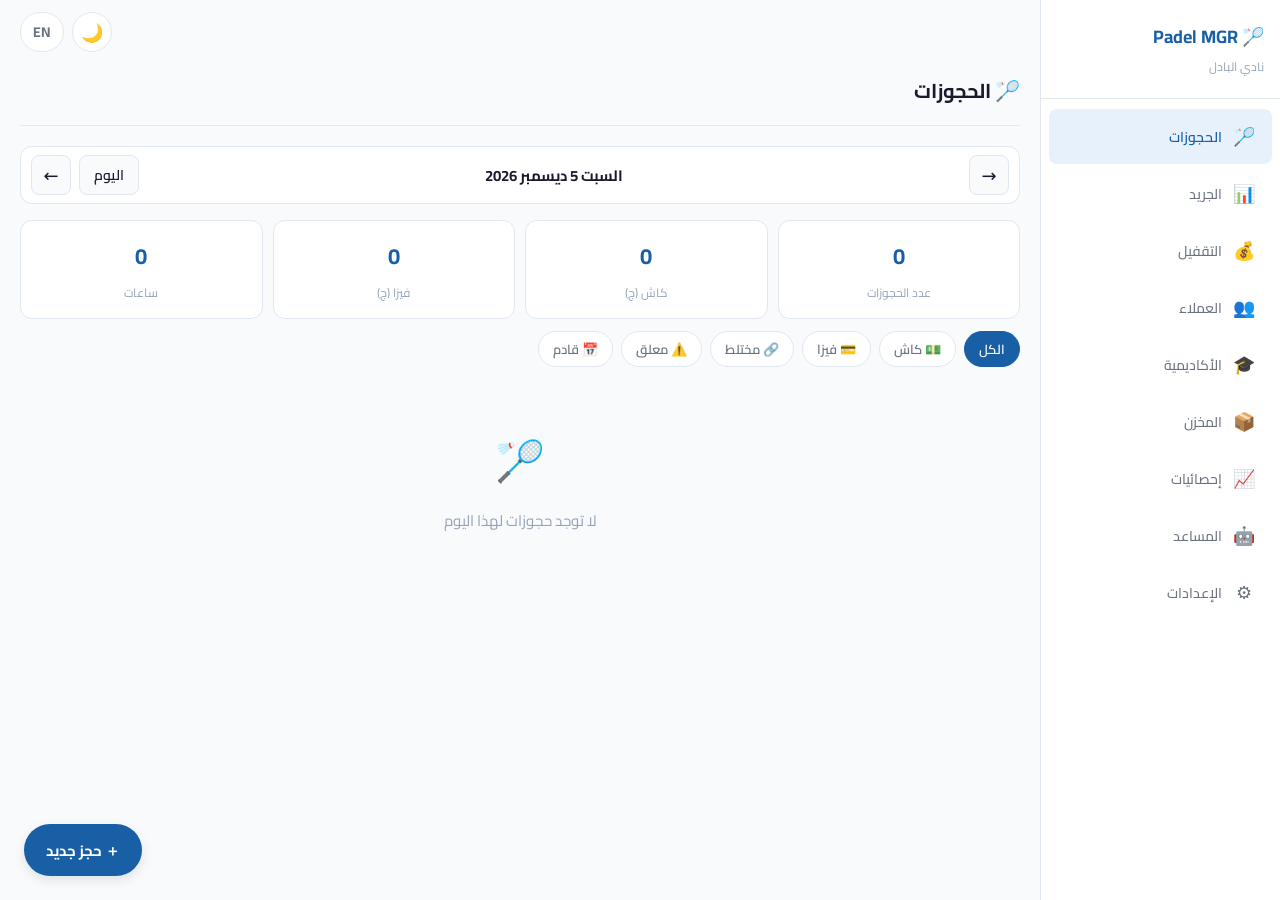
<file: index.html>
<!DOCTYPE html>
<html lang="ar" dir="rtl">
<head>
  <meta charset="UTF-8">
  <meta name="viewport" content="width=device-width, initial-scale=1.0, maximum-scale=1.0, user-scalable=no, viewport-fit=cover">
  <meta name="theme-color" content="#185FA5">
  <meta name="description" content="Padel MGR — إدارة ملاعب البادل">
  <meta name="apple-mobile-web-app-capable" content="yes">
  <meta name="apple-mobile-web-app-status-bar-style" content="default">
  <meta name="apple-mobile-web-app-title" content="Padel MGR">
  <meta name="mobile-web-app-capable" content="yes">
  <title>Padel MGR</title>

  <!-- Pre-paint: default to v2 light; apply dark only if the user chose it -->
  <script>(function(){try{var t=localStorage.getItem('pmgr_theme');if(t==='dark')document.documentElement.setAttribute('data-theme','dark');}catch(e){}})();</script>

  <link rel="manifest" href="manifest.json">
  <link rel="apple-touch-icon" href="icon-192.png">

  <link rel="preconnect" href="https://fonts.googleapis.com">
  <link rel="preconnect" href="https://fonts.gstatic.com" crossorigin>
  <link href="https://fonts.googleapis.com/css2?family=Cairo:wght@300;400;600;700&display=swap" rel="stylesheet">

  <link rel="stylesheet" href="css/variables.css">
  <link rel="stylesheet" href="css/layout.css">
  <link rel="stylesheet" href="css/components.css">
  <link rel="stylesheet" href="css/modules.css">

  <script src="js/lib/qrcode.min.js" defer></script>
  <script src="js/db.js" defer></script>
  <script src="js/router.js" defer></script>
  <script src="js/modules/bookings.js" defer></script>
  <script src="js/modules/grid.js" defer></script>
  <script src="js/modules/closing.js" defer></script>
  <script src="js/modules/customers.js" defer></script>
  <script src="js/modules/academy.js" defer></script>
  <script src="js/modules/inventory.js" defer></script>
  <script src="js/modules/stats.js" defer></script>
  <script src="js/modules/ai.js" defer></script>
  <script src="js/modules/settings.js" defer></script>
  <script src="js/app.js" defer></script>
</head>
<body>
  <div class="app-container">
    <nav class="sidebar">
      <div class="sidebar-logo">
        <div class="app-name">🏸 Padel MGR</div>
        <div class="club-name" data-club-name>نادي البادل</div>
      </div>
      <div class="nav-list">
        <div class="nav-item active" data-page="bookings"><span class="nav-icon">🏸</span><span class="nav-label">الحجوزات</span></div>
        <div class="nav-item" data-page="grid"><span class="nav-icon">📊</span><span class="nav-label">الجريد</span></div>
        <div class="nav-item" data-page="closing"><span class="nav-icon">💰</span><span class="nav-label">التقفيل</span></div>
        <div class="nav-item" data-page="customers"><span class="nav-icon">👥</span><span class="nav-label">العملاء</span></div>
        <div class="nav-item" data-page="academy"><span class="nav-icon">🎓</span><span class="nav-label">الأكاديمية</span></div>
        <div class="nav-item" data-page="inventory"><span class="nav-icon">📦</span><span class="nav-label">المخزن</span></div>
        <div class="nav-item" data-page="stats"><span class="nav-icon">📈</span><span class="nav-label">إحصائيات</span></div>
        <div class="nav-item" data-page="ai"><span class="nav-icon">🤖</span><span class="nav-label">المساعد</span></div>
        <div class="nav-item" data-page="settings"><span class="nav-icon">⚙️</span><span class="nav-label">الإعدادات</span></div>
      </div>
    </nav>

    <main class="main-content">
      <div class="topbar">
        <div class="topbar-spacer"></div>
        <button class="topbar-btn icon-only" id="themeToggle" title="تبديل الوضع الليلي" aria-label="تبديل الوضع الليلي">🌙</button>
        <button class="topbar-btn" id="langToggle" title="English" aria-label="تبديل اللغة">EN</button>
      </div>
      <div class="page active" data-page="bookings"></div>
      <div class="page" data-page="grid"></div>
      <div class="page" data-page="closing"></div>
      <div class="page" data-page="customers"></div>
      <div class="page" data-page="academy"></div>
      <div class="page" data-page="inventory"></div>
      <div class="page" data-page="stats"></div>
      <div class="page" data-page="ai"></div>
      <div class="page" data-page="settings"></div>
    </main>

    <nav class="bottom-nav">
      <div class="bottom-nav-item active" data-page="bookings"><span class="nav-icon">🏸</span><span>الحجوزات</span></div>
      <div class="bottom-nav-item" data-page="grid"><span class="nav-icon">📊</span><span>الجريد</span></div>
      <div class="bottom-nav-item" data-page="closing"><span class="nav-icon">💰</span><span>التقفيل</span></div>
      <div class="bottom-nav-item" data-page="customers"><span class="nav-icon">👥</span><span>العملاء</span></div>
      <div class="bottom-nav-item" data-page="academy"><span class="nav-icon">🎓</span><span>الأكاديمية</span></div>
      <div class="bottom-nav-item" data-page="settings"><span class="nav-icon">⚙️</span><span>الإعدادات</span></div>
    </nav>
  </div>

  <div id="modal-root"></div>
  <div id="toast-root"></div>
</body>
</html>
</file>
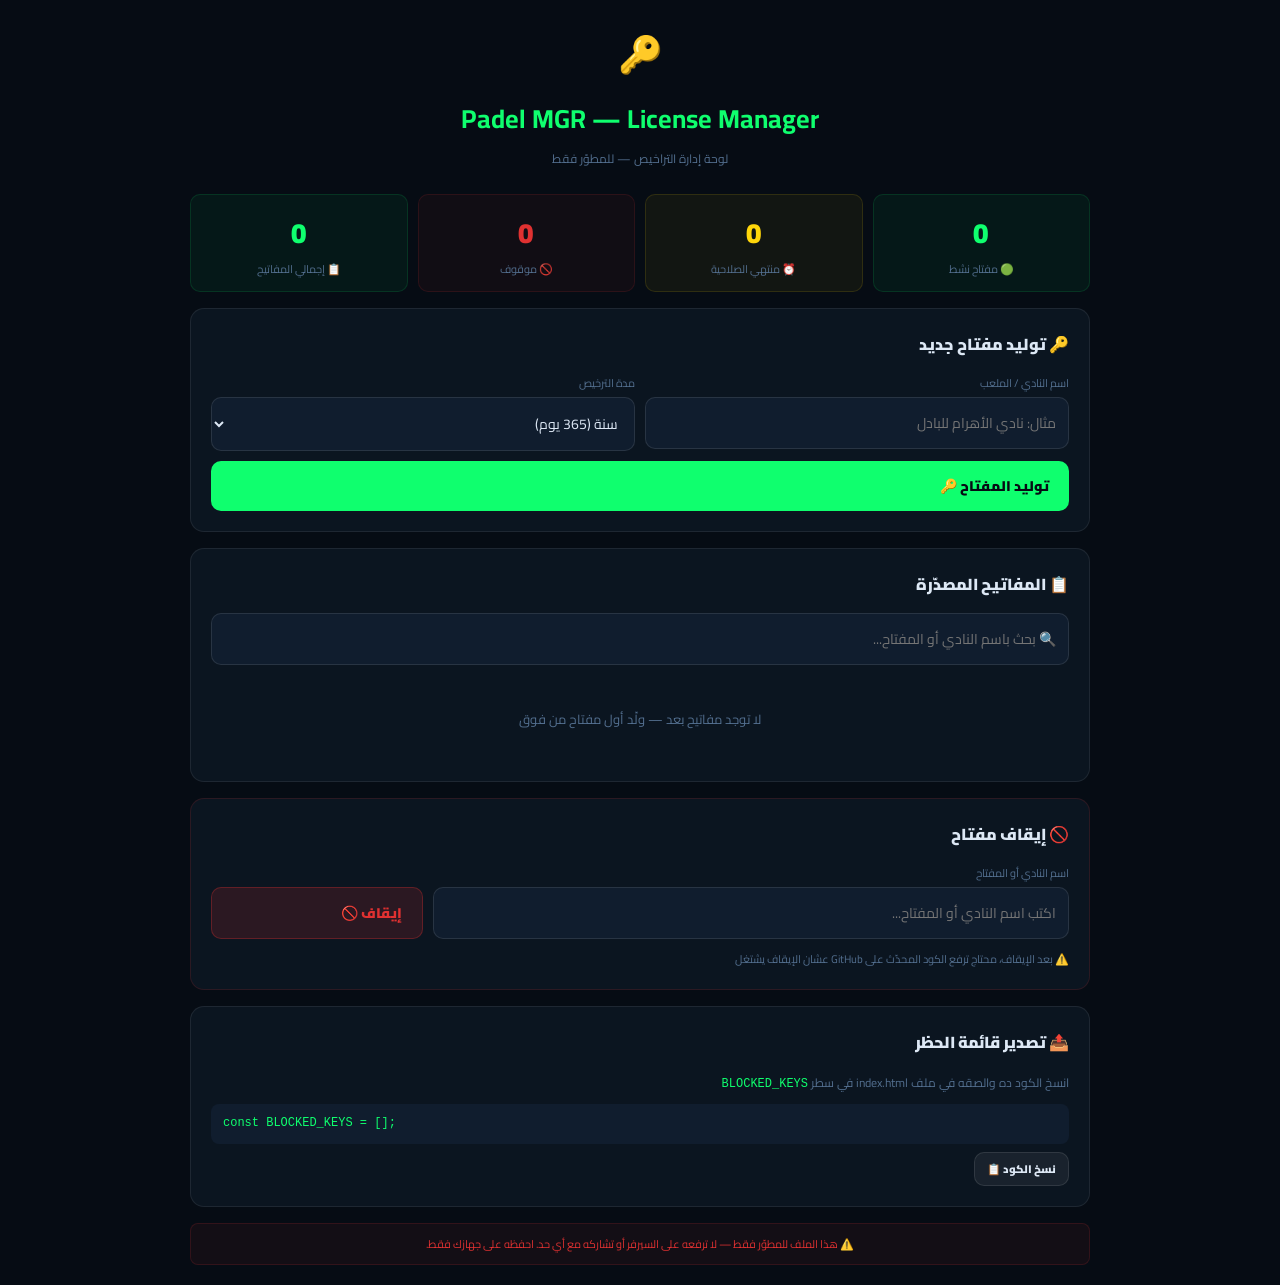
<file: keygen.html>
<!DOCTYPE html>
<html lang="ar" dir="rtl">
<head>
<meta charset="UTF-8">
<meta name="viewport" content="width=device-width, initial-scale=1.0">
<title>Padel MGR - License Manager</title>
<link href="https://fonts.googleapis.com/css2?family=Cairo:wght@400;600;700;900&display=swap" rel="stylesheet">
<style>
*{margin:0;padding:0;box-sizing:border-box}
body{font-family:'Cairo',sans-serif;background:#060c14;color:#dde8f5;min-height:100vh;padding:20px}
.wrap{max-width:900px;margin:0 auto}
h1{font-size:26px;color:#0fff6e;text-align:center;margin-bottom:4px}
.sub{text-align:center;font-size:12px;color:#536f8f;margin-bottom:24px}
.card{background:#0b1520;border:1px solid rgba(255,255,255,.08);border-radius:14px;padding:20px;margin-bottom:16px}
.card-title{font-size:16px;font-weight:900;margin-bottom:14px;display:flex;align-items:center;gap:8px}
.row{display:flex;gap:10px;margin-bottom:10px;flex-wrap:wrap}
.row>*{flex:1;min-width:140px}
label{font-size:11px;color:#536f8f;display:block;margin-bottom:4px}
input,select{width:100%;padding:12px;background:#101d2e;border:1px solid rgba(255,255,255,.1);border-radius:10px;color:#dde8f5;font-size:14px;font-family:inherit;outline:none}
input:focus,select:focus{border-color:#0fff6e}
.btn{padding:12px 20px;border:none;border-radius:10px;font-size:14px;font-weight:900;font-family:inherit;cursor:pointer;display:inline-flex;align-items:center;gap:6px}
.btn-green{background:#0fff6e;color:#060c14}
.btn-green:hover{background:#00e65a}
.btn-red{background:rgba(224,49,49,.15);color:#e03131;border:1px solid rgba(224,49,49,.3)}
.btn-blue{background:rgba(77,184,255,.15);color:#4db8ff;border:1px solid rgba(77,184,255,.3)}
.btn-ghost{background:rgba(255,255,255,.06);color:#dde8f5;border:1px solid rgba(255,255,255,.1)}
.btn-sm{padding:6px 12px;font-size:11px}
.kpi-grid{display:grid;grid-template-columns:repeat(auto-fit,minmax(130px,1fr));gap:10px;margin-bottom:16px}
.kpi{background:rgba(15,255,110,.05);border:1px solid rgba(15,255,110,.12);border-radius:10px;padding:12px;text-align:center}
.kpi-val{font-size:28px;font-weight:900;color:#0fff6e}
.kpi-lbl{font-size:11px;color:#536f8f}
.kpi.warn{background:rgba(255,214,10,.05);border-color:rgba(255,214,10,.12)}
.kpi.warn .kpi-val{color:#ffd60a}
.kpi.red{background:rgba(224,49,49,.05);border-color:rgba(224,49,49,.12)}
.kpi.red .kpi-val{color:#e03131}
table{width:100%;border-collapse:collapse;font-size:12px}
th{background:rgba(15,255,110,.08);color:#0fff6e;padding:10px 8px;text-align:right;font-weight:700;white-space:nowrap}
td{padding:8px;border-bottom:1px solid rgba(255,255,255,.05);vertical-align:middle}
tr:hover td{background:rgba(255,255,255,.03)}
.badge{display:inline-block;padding:3px 10px;border-radius:20px;font-size:10px;font-weight:700}
.badge-green{background:rgba(15,255,110,.15);color:#0fff6e}
.badge-red{background:rgba(224,49,49,.15);color:#e03131}
.badge-yellow{background:rgba(255,214,10,.15);color:#ffd60a}
.badge-gray{background:rgba(255,255,255,.08);color:#536f8f}
.result-box{background:rgba(15,255,110,.06);border:2px solid rgba(15,255,110,.2);border-radius:12px;padding:16px;margin-top:14px;text-align:center;display:none}
.key-display{font-size:22px;font-weight:900;letter-spacing:3px;color:#0fff6e;direction:ltr;margin:8px 0}
.warn-box{font-size:11px;color:#e03131;background:rgba(224,49,49,.06);border:1px solid rgba(224,49,49,.15);border-radius:8px;padding:10px;margin-top:16px;text-align:center}
.empty{text-align:center;padding:30px;color:#536f8f;font-size:13px}
.search-bar{margin-bottom:12px}
.search-bar input{background:#101d2e}
</style>
</head>
<body>
<div class="wrap">
  <div style="text-align:center;font-size:36px;margin-bottom:6px">🔑</div>
  <h1>Padel MGR — License Manager</h1>
  <div class="sub">لوحة إدارة التراخيص — للمطوّر فقط</div>

  <!-- KPIs -->
  <div class="kpi-grid" id="kpis"></div>

  <!-- Generate New Key -->
  <div class="card">
    <div class="card-title">🔑 توليد مفتاح جديد</div>
    <div class="row">
      <div>
        <label>اسم النادي / الملعب</label>
        <input type="text" id="newClub" placeholder="مثال: نادي الأهرام للبادل">
      </div>
      <div>
        <label>مدة الترخيص</label>
        <select id="newDuration">
          <option value="0">بدون مدة (دائم)</option>
          <option value="30">شهر (30 يوم)</option>
          <option value="90">3 شهور (90 يوم)</option>
          <option value="180">6 شهور (180 يوم)</option>
          <option value="365" selected>سنة (365 يوم)</option>
          <option value="custom">مدة مخصصة...</option>
        </select>
      </div>
      <div id="customDaysWrap" style="display:none">
        <label>عدد الأيام</label>
        <input type="number" id="customDays" placeholder="مثلاً 60" min="1">
      </div>
    </div>
    <button class="btn btn-green" onclick="generateKey()" style="width:100%">توليد المفتاح 🔑</button>
    <div class="result-box" id="genResult">
      <div style="font-size:11px;color:#536f8f">مفتاح الترخيص:</div>
      <div class="key-display" id="genKeyOutput"></div>
      <div style="font-size:12px;margin-bottom:6px">
        النادي: <strong id="genClubOutput"></strong> · 
        الصلاحية: <strong id="genExpiryOutput"></strong>
      </div>
      <button class="btn btn-blue btn-sm" onclick="copyGenKey()">نسخ المفتاح 📋</button>
      <button class="btn btn-ghost btn-sm" onclick="copyFullMsg()">نسخ رسالة كاملة للعميل 📝</button>
    </div>
  </div>

  <!-- Keys List -->
  <div class="card">
    <div class="card-title">📋 المفاتيح المصدّرة</div>
    <div class="search-bar">
      <input type="text" id="searchKeys" placeholder="🔍 بحث باسم النادي أو المفتاح..." oninput="renderKeys()">
    </div>
    <div id="keysTable"></div>
  </div>

  <!-- Blocked Keys -->
  <div class="card" style="border-color:rgba(224,49,49,.15)">
    <div class="card-title">🚫 إيقاف مفتاح</div>
    <div class="row">
      <div style="flex:3">
        <label>اسم النادي أو المفتاح</label>
        <input type="text" id="blockInput" placeholder="اكتب اسم النادي أو المفتاح...">
      </div>
      <div style="flex:1;display:flex;align-items:flex-end">
        <button class="btn btn-red" onclick="blockKey()" style="width:100%">إيقاف 🚫</button>
      </div>
    </div>
    <div style="font-size:11px;color:#536f8f;margin-top:6px">⚠️ بعد الإيقاف، محتاج ترفع الكود المحدّث على GitHub عشان الإيقاف يشتغل</div>
  </div>

  <!-- Export Blocklist -->
  <div class="card">
    <div class="card-title">📤 تصدير قائمة الحظر</div>
    <div style="font-size:12px;color:#536f8f;margin-bottom:10px">انسخ الكود ده والصقه في ملف index.html في سطر <code style="color:#0fff6e">BLOCKED_KEYS</code></div>
    <div id="blocklistCode" style="background:#101d2e;padding:12px;border-radius:8px;font-family:monospace;font-size:12px;direction:ltr;text-align:left;color:#0fff6e;overflow-x:auto;white-space:pre;min-height:40px"></div>
    <button class="btn btn-ghost btn-sm" onclick="copyBlocklist()" style="margin-top:8px">نسخ الكود 📋</button>
  </div>

  <div class="warn-box">⚠️ هذا الملف للمطوّر فقط — لا ترفعه على السيرفر أو تشاركه مع أي حد. احفظه على جهازك فقط.</div>
</div>

<script>
const _XS = [80,97,100,101,108,77,71,82,50,48,50,54,33,64,35,36,94,38,42,83,116,111,114,109,88,89,90,95,115,101,99,117,114,101,75,101,121,71,101,110,101,114,97,116,111,114,95,50,48,50,54];
function _gs(){return _XS.map(c=>String.fromCharCode(c)).join('');}
const KEYS_STORAGE = 'PADEL_MGR_KEYS';
const BLOCKED_STORAGE = 'PADEL_MGR_BLOCKED';

// Load data
function loadKeys(){ try{return JSON.parse(localStorage.getItem(KEYS_STORAGE))||[];}catch(e){return [];} }
function saveKeys(keys){ localStorage.setItem(KEYS_STORAGE, JSON.stringify(keys)); }
function loadBlocked(){ try{return JSON.parse(localStorage.getItem(BLOCKED_STORAGE))||[];}catch(e){return [];} }
function saveBlocked(list){ localStorage.setItem(BLOCKED_STORAGE, JSON.stringify(list)); }

// Key generation with expiry
function generateLicenseKey(clubName, expiryDate){
  let expStr = expiryDate || '9999-12-31';
  let seed = clubName.trim().toLowerCase() + expStr + _gs();
  let hash = 0;
  for(let i=0;i<seed.length;i++){hash=((hash<<5)-hash)+seed.charCodeAt(i);hash|=0;}
  hash=Math.abs(hash);
  let chars='ABCDEFGHJKLMNPQRSTUVWXYZ23456789';
  let key='';
  for(let i=0;i<16;i++){
    if(i>0&&i%4===0)key+='-';
    key+=chars[(hash*((i+1)*7)+i*13)%chars.length];
    hash=Math.abs((hash*31+i*17)|0);
  }
  return key;
}

// Duration select handler
document.getElementById('newDuration').addEventListener('change',function(){
  document.getElementById('customDaysWrap').style.display=this.value==='custom'?'block':'none';
});

function getExpiryDate(days){
  if(!days || days<=0) return null;
  let d=new Date();
  d.setDate(d.getDate()+parseInt(days));
  return d.toISOString().split('T')[0];
}

function generateKey(){
  let club=document.getElementById('newClub').value.trim();
  if(!club){alert('اكتب اسم النادي!');return;}
  let durSel=document.getElementById('newDuration').value;
  let days=0;
  if(durSel==='custom'){
    days=parseInt(document.getElementById('customDays').value)||0;
    if(days<=0){alert('اكتب عدد الأيام!');return;}
  } else {
    days=parseInt(durSel)||0;
  }
  let expiry=days>0?getExpiryDate(days):null;
  let expiryForKey=expiry||'9999-12-31';
  let key=generateLicenseKey(club, expiryForKey);

  // Save to list
  let keys=loadKeys();
  // Check if club already has a key
  let existing=keys.findIndex(k=>k.club.trim().toLowerCase()===club.trim().toLowerCase() && k.status==='active');
  if(existing>=0){
    if(!confirm('النادي "'+club+'" عنده مفتاح شغال بالفعل. عايز تولّد مفتاح جديد وتلغي القديم؟'))return;
    keys[existing].status='replaced';
  }
  keys.push({
    club: club,
    key: key,
    expiry: expiry,
    expiryForKey: expiryForKey,
    days: days,
    created: new Date().toISOString().split('T')[0],
    status: 'active'
  });
  saveKeys(keys);

  // Show result
  document.getElementById('genKeyOutput').textContent=key;
  document.getElementById('genClubOutput').textContent=club;
  document.getElementById('genExpiryOutput').textContent=expiry?formatDate(expiry):'دائم (بدون مدة)';
  document.getElementById('genResult').style.display='block';

  renderAll();
}

function copyGenKey(){
  let key=document.getElementById('genKeyOutput').textContent;
  navigator.clipboard.writeText(key).then(()=>alert('تم نسخ المفتاح ✓'));
}

function copyFullMsg(){
  let key=document.getElementById('genKeyOutput').textContent;
  let club=document.getElementById('genClubOutput').textContent;
  let expiry=document.getElementById('genExpiryOutput').textContent;
  let msg='مرحباً! 🏸\n\n'
    +'رابط تطبيق إدارة الملعب:\nhttps://storm-xyz.github.io/padel-mgr/\n\n'
    +'🔑 مفتاح الترخيص: '+key+'\n'
    +'🏟️ اسم النادي: '+club+'\n'
    +'📅 صلاحية الترخيص: '+expiry+'\n\n'
    +'ادخل المفتاح واسم النادي بالظبط وهيشتغل معاك ✓\n'
    +'بعد التفعيل هيطلب منك تعيّن باسورد خاص بيك.';
  navigator.clipboard.writeText(msg).then(()=>alert('تم نسخ الرسالة الكاملة ✓'));
}

function formatDate(d){
  if(!d)return 'دائم';
  let parts=d.split('-');
  return parts[2]+'/'+parts[1]+'/'+parts[0];
}

function getStatus(item){
  if(item.status==='blocked')return {text:'موقوف 🚫',cls:'badge-red'};
  if(item.status==='replaced')return {text:'مُستبدل',cls:'badge-gray'};
  if(item.expiry){
    let today=new Date().toISOString().split('T')[0];
    if(item.expiry<today)return {text:'منتهي ⏰',cls:'badge-yellow'};
    // Check days remaining
    let diff=Math.ceil((new Date(item.expiry)-new Date())/86400000);
    if(diff<=7)return {text:'ينتهي خلال '+diff+' يوم',cls:'badge-yellow'};
  }
  return {text:'نشط ✓',cls:'badge-green'};
}

function renderKPIs(){
  let keys=loadKeys();
  let blocked=loadBlocked();
  let active=keys.filter(k=>{
    if(k.status!=='active')return false;
    if(k.expiry && k.expiry<new Date().toISOString().split('T')[0])return false;
    return true;
  }).length;
  let expired=keys.filter(k=>k.status==='active'&&k.expiry&&k.expiry<new Date().toISOString().split('T')[0]).length;
  let blockedCount=keys.filter(k=>k.status==='blocked').length;
  let total=keys.filter(k=>k.status!=='replaced').length;

  document.getElementById('kpis').innerHTML=
    '<div class="kpi"><div class="kpi-val">'+active+'</div><div class="kpi-lbl">🟢 مفتاح نشط</div></div>'
    +'<div class="kpi warn"><div class="kpi-val">'+expired+'</div><div class="kpi-lbl">⏰ منتهي الصلاحية</div></div>'
    +'<div class="kpi red"><div class="kpi-val">'+blockedCount+'</div><div class="kpi-lbl">🚫 موقوف</div></div>'
    +'<div class="kpi"><div class="kpi-val">'+total+'</div><div class="kpi-lbl">📋 إجمالي المفاتيح</div></div>';
}

function renderKeys(){
  let keys=loadKeys();
  let search=document.getElementById('searchKeys').value.trim().toLowerCase();
  if(search){
    keys=keys.filter(k=>k.club.toLowerCase().includes(search)||k.key.toLowerCase().includes(search));
  }
  if(!keys.length){
    document.getElementById('keysTable').innerHTML='<div class="empty">لا توجد مفاتيح بعد — ولّد أول مفتاح من فوق</div>';
    return;
  }
  // Sort: active first, then by creation date desc
  keys.sort((a,b)=>{
    let sa=a.status==='active'?0:1, sb=b.status==='active'?0:1;
    if(sa!==sb)return sa-sb;
    return (b.created||'').localeCompare(a.created||'');
  });
  let html='<div style="overflow-x:auto"><table><thead><tr><th>النادي</th><th>المفتاح</th><th>تاريخ الإنشاء</th><th>الصلاحية</th><th>الحالة</th><th>إجراء</th></tr></thead><tbody>';
  keys.forEach((k,i)=>{
    let st=getStatus(k);
    html+='<tr>'
      +'<td style="font-weight:700">'+k.club+'</td>'
      +'<td style="direction:ltr;font-family:monospace;font-size:11px;letter-spacing:1px;color:#0fff6e">'+k.key+'</td>'
      +'<td>'+formatDate(k.created)+'</td>'
      +'<td>'+(k.expiry?formatDate(k.expiry)+(k.days?' ('+k.days+' يوم)':''):'دائم ♾️')+'</td>'
      +'<td><span class="badge '+st.cls+'">'+st.text+'</span></td>'
      +'<td>';
    if(k.status==='active'){
      html+='<button class="btn btn-red btn-sm" onclick="blockByIndex('+i+')">إيقاف</button> ';
      html+='<button class="btn btn-ghost btn-sm" onclick="renewByIndex('+i+')">تجديد</button> ';
      html+='<button class="btn btn-sm" style="background:rgba(224,49,49,.08);color:#e03131;border:1px solid rgba(224,49,49,.2)" onclick="deleteByIndex('+i+')">حذف 🗑️</button>';
    } else if(k.status==='blocked'){
      html+='<button class="btn btn-blue btn-sm" onclick="unblockByIndex('+i+')">تفعيل</button> ';
      html+='<button class="btn btn-sm" style="background:rgba(224,49,49,.08);color:#e03131;border:1px solid rgba(224,49,49,.2)" onclick="deleteByIndex('+i+')">حذف 🗑️</button>';
    } else if(k.status==='replaced'){
      html+='<button class="btn btn-sm" style="background:rgba(224,49,49,.08);color:#e03131;border:1px solid rgba(224,49,49,.2)" onclick="deleteByIndex('+i+')">حذف 🗑️</button>';
    }
    html+='</td></tr>';
  });
  html+='</tbody></table></div>';
  document.getElementById('keysTable').innerHTML=html;
}

function blockByIndex(idx){
  let keys=loadKeys();
  // Find the actual index (since we sorted for display)
  let search=document.getElementById('searchKeys').value.trim().toLowerCase();
  let filtered=search?keys.filter(k=>k.club.toLowerCase().includes(search)||k.key.toLowerCase().includes(search)):keys.slice();
  filtered.sort((a,b)=>{
    let sa=a.status==='active'?0:1, sb=b.status==='active'?0:1;
    if(sa!==sb)return sa-sb;
    return (b.created||'').localeCompare(a.created||'');
  });
  let target=filtered[idx];
  if(!target)return;
  if(!confirm('إيقاف مفتاح "'+target.club+'"؟'))return;
  // Find in original array
  let origIdx=keys.findIndex(k=>k.key===target.key&&k.club===target.club);
  if(origIdx>=0){
    keys[origIdx].status='blocked';
    saveKeys(keys);
    // Add to blocked list
    let blocked=loadBlocked();
    if(!blocked.includes(target.key))blocked.push(target.key);
    saveBlocked(blocked);
  }
  renderAll();
}

function unblockByIndex(idx){
  let keys=loadKeys();
  let search=document.getElementById('searchKeys').value.trim().toLowerCase();
  let filtered=search?keys.filter(k=>k.club.toLowerCase().includes(search)||k.key.toLowerCase().includes(search)):keys.slice();
  filtered.sort((a,b)=>{
    let sa=a.status==='active'?0:1, sb=b.status==='active'?0:1;
    if(sa!==sb)return sa-sb;
    return (b.created||'').localeCompare(a.created||'');
  });
  let target=filtered[idx];
  if(!target)return;
  let origIdx=keys.findIndex(k=>k.key===target.key&&k.club===target.club);
  if(origIdx>=0){
    keys[origIdx].status='active';
    saveKeys(keys);
    let blocked=loadBlocked();
    blocked=blocked.filter(b=>b!==target.key);
    saveBlocked(blocked);
  }
  renderAll();
}

function deleteByIndex(idx){
  let keys=loadKeys();
  let search=document.getElementById('searchKeys').value.trim().toLowerCase();
  let filtered=search?keys.filter(k=>k.club.toLowerCase().includes(search)||k.key.toLowerCase().includes(search)):keys.slice();
  filtered.sort((a,b)=>{
    let sa=a.status==='active'?0:1, sb=b.status==='active'?0:1;
    if(sa!==sb)return sa-sb;
    return (b.created||'').localeCompare(a.created||'');
  });
  let target=filtered[idx];
  if(!target)return;
  if(!confirm('حذف مفتاح "'+target.club+'" نهائياً؟ لا يمكن التراجع!'))return;
  let origIdx=keys.findIndex(k=>k.key===target.key&&k.club===target.club);
  if(origIdx>=0){
    keys.splice(origIdx,1);
    saveKeys(keys);
    let blocked=loadBlocked();
    blocked=blocked.filter(b=>b!==target.key);
    saveBlocked(blocked);
  }
  renderAll();
}

function renewByIndex(idx){
  let keys=loadKeys();
  let search=document.getElementById('searchKeys').value.trim().toLowerCase();
  let filtered=search?keys.filter(k=>k.club.toLowerCase().includes(search)||k.key.toLowerCase().includes(search)):keys.slice();
  filtered.sort((a,b)=>{
    let sa=a.status==='active'?0:1, sb=b.status==='active'?0:1;
    if(sa!==sb)return sa-sb;
    return (b.created||'').localeCompare(a.created||'');
  });
  let target=filtered[idx];
  if(!target)return;
  let days=prompt('كام يوم للتجديد؟ (مثلاً 365 لسنة)',target.days||'365');
  if(!days)return;
  days=parseInt(days);
  if(days<=0)return;
  // Mark old as replaced
  let origIdx=keys.findIndex(k=>k.key===target.key&&k.club===target.club);
  if(origIdx>=0)keys[origIdx].status='replaced';
  // Generate new key
  let expiry=getExpiryDate(days);
  let expiryForKey=expiry||'9999-12-31';
  let newKey=generateLicenseKey(target.club, expiryForKey);
  keys.push({
    club:target.club, key:newKey, expiry:expiry, expiryForKey:expiryForKey,
    days:days, created:new Date().toISOString().split('T')[0], status:'active'
  });
  saveKeys(keys);
  // Show result
  document.getElementById('genKeyOutput').textContent=newKey;
  document.getElementById('genClubOutput').textContent=target.club;
  document.getElementById('genExpiryOutput').textContent=formatDate(expiry);
  document.getElementById('genResult').style.display='block';
  document.getElementById('newClub').value=target.club;
  renderAll();
}

function blockKey(){
  let input=document.getElementById('blockInput').value.trim();
  if(!input){alert('اكتب اسم النادي أو المفتاح!');return;}
  let keys=loadKeys();
  let found=keys.filter(k=>k.status==='active'&&(k.club.toLowerCase()===input.toLowerCase()||k.key.toUpperCase()===input.toUpperCase()));
  if(!found.length){alert('مفيش مفتاح نشط بالاسم أو المفتاح ده');return;}
  if(!confirm('إيقاف '+found.length+' مفتاح؟'))return;
  let blocked=loadBlocked();
  found.forEach(f=>{
    let idx=keys.findIndex(k=>k.key===f.key&&k.club===f.club);
    if(idx>=0)keys[idx].status='blocked';
    if(!blocked.includes(f.key))blocked.push(f.key);
  });
  saveKeys(keys);
  saveBlocked(blocked);
  document.getElementById('blockInput').value='';
  renderAll();
  alert('تم إيقاف '+found.length+' مفتاح ✓');
}

function renderBlocklist(){
  let blocked=loadBlocked();
  let code='const BLOCKED_KEYS = '+JSON.stringify(blocked)+';';
  document.getElementById('blocklistCode').textContent=code;
}

function copyBlocklist(){
  let code=document.getElementById('blocklistCode').textContent;
  navigator.clipboard.writeText(code).then(()=>alert('تم نسخ الكود ✓'));
}

function renderAll(){
  renderKPIs();
  renderKeys();
  renderBlocklist();
}

// Init
renderAll();
</script>
</body>
</html>
</file>
<file: css/variables.css>
:root {
  /* Brand */
  --primary: #185FA5;
  --primary-dark: #0C447C;
  --primary-light: #E6F1FB;

  /* Semantic */
  --success-text: #27500A;
  --success-bg: #EAF3DE;
  --danger-text: #791F1F;
  --danger-bg: #FCEBEB;
  --warning-text: #633806;
  --warning-bg: #FAEEDA;
  --info-text: #0C447C;
  --info-bg: #E6F1FB;

  /* Text */
  --text-primary: #1a1a2e;
  --text-secondary: #6b7280;
  --text-muted: #94a3b8;

  /* Backgrounds */
  --bg-primary: #ffffff;
  --bg-secondary: #F8FAFC;
  --bg-tertiary: #F1F5F9;

  /* Borders */
  --border: #e2e8f0;
  --border-dark: #cbd5e1;

  /* Layout */
  --sidebar-width: 240px;
  --bottom-nav-height: 64px;
  --breakpoint: 768px;

  /* Radius */
  --radius-sm: 8px;
  --radius-md: 12px;
  --radius-lg: 16px;

  /* Shadow */
  --shadow-sm: 0 1px 3px rgba(0, 0, 0, 0.08);
  --shadow-md: 0 4px 12px rgba(0, 0, 0, 0.1);
}

/* ===================================================================
   Dark theme — refined, eye-comfortable, daylight-readable.
   High-contrast text + vivid (not washed-out) blue accent.
   =================================================================== */
[data-theme="dark"] {
  /* Brand */
  --primary: #4a9eff;
  --primary-dark: #6fb3ff;   /* hover → lighter on dark */
  --primary-light: rgba(74, 158, 255, 0.16);

  /* Semantic — bright text on translucent tints so badges read in daylight */
  --success-text: #5fd39a;
  --success-bg: rgba(47, 208, 111, 0.16);
  --danger-text: #ff8a6b;
  --danger-bg: rgba(255, 106, 69, 0.16);
  --warning-text: #ffc266;
  --warning-bg: rgba(255, 179, 64, 0.16);
  --info-text: #6db2ff;
  --info-bg: rgba(74, 158, 255, 0.16);

  /* Text */
  --text-primary: #eaf1fb;
  --text-secondary: #a7b6cc;
  --text-muted: #7286a1;

  /* Backgrounds — slate-navy, layered for depth */
  --bg-primary: #161f30;   /* cards, sidebar, inputs, modals */
  --bg-secondary: #0e1626; /* page background (darkest) */
  --bg-tertiary: #1f2c42;  /* hover states, calc display */

  /* Borders */
  --border: #283750;
  --border-dark: #3a4d6e;

  /* Shadow — deeper for dark surfaces */
  --shadow-sm: 0 1px 3px rgba(0, 0, 0, 0.4);
  --shadow-md: 0 6px 18px rgba(0, 0, 0, 0.5);
}
</file>
<file: css/layout.css>
.app-container {
  display: flex;
  height: 100vh;
  overflow: hidden;
  direction: rtl;
}

/* ===== Sidebar (desktop) ===== */
.sidebar {
  position: fixed;
  right: 0;
  top: 0;
  width: var(--sidebar-width);
  height: 100vh;
  overflow-y: auto;
  overflow-x: hidden;
  background: var(--bg-primary);
  border-left: 1px solid var(--border);
  display: flex;
  flex-direction: column;
  z-index: 100;
}
.sidebar-logo {
  padding: 20px 16px;
  border-bottom: 1px solid var(--border);
}
.sidebar-logo .app-name { font-size: 18px; font-weight: 700; color: var(--primary); }
.sidebar-logo .club-name { font-size: 12px; color: var(--text-muted); margin-top: 2px; }

.nav-list { padding: 8px 0; flex: 1; }

.nav-item {
  display: flex;
  align-items: center;
  gap: 10px;
  padding: 11px 16px;
  border-radius: var(--radius-sm);
  margin: 2px 8px;
  cursor: pointer;
  font-size: 14px;
  font-weight: 500;
  color: var(--text-secondary);
  transition: all 0.15s;
  user-select: none;
}
.nav-item:hover { background: var(--bg-secondary); color: var(--text-primary); }
.nav-item.active { background: var(--primary-light); color: var(--primary); font-weight: 600; }
.nav-item .nav-icon { font-size: 18px; width: 24px; text-align: center; }

/* ===== Main content ===== */
.main-content {
  margin-right: var(--sidebar-width);
  flex: 1;
  height: 100vh;
  overflow-y: auto;
  background: var(--bg-secondary);
}

/* ===== Top bar (theme + language toggles) ===== */
.topbar {
  position: sticky;
  top: 0;
  z-index: 50;
  display: flex;
  align-items: center;
  gap: 8px;
  padding: 12px 20px 0;
  background: var(--bg-secondary);
}
.topbar-spacer { flex: 1; }
.topbar-btn {
  width: auto;
  min-width: 40px;
  height: 40px;
  padding: 0 12px;
  border-radius: 999px;
  border: 1px solid var(--border);
  background: var(--bg-primary);
  color: var(--text-secondary);
  font-family: 'Cairo', sans-serif;
  font-size: 14px;
  font-weight: 700;
  cursor: pointer;
  display: inline-flex;
  align-items: center;
  justify-content: center;
  gap: 6px;
  transition: all 0.15s;
}
.topbar-btn:hover { background: var(--bg-tertiary); color: var(--text-primary); }
.topbar-btn.icon-only { width: 40px; padding: 0; font-size: 18px; }

.page { display: none; padding: 20px; min-height: 100%; }
.page.active { display: block; }

.page-header {
  display: flex;
  justify-content: space-between;
  align-items: center;
  margin-bottom: 20px;
  padding-bottom: 16px;
  border-bottom: 1px solid var(--border);
  gap: 12px;
  flex-wrap: wrap;
}
.page-title { font-size: 20px; font-weight: 700; color: var(--text-primary); }
.page-actions { display: flex; gap: 8px; }

/* ===== Bottom nav (mobile) ===== */
.bottom-nav {
  display: none;
  position: fixed;
  bottom: 0;
  left: 0;
  right: 0;
  height: var(--bottom-nav-height);
  background: var(--bg-primary);
  border-top: 1px solid var(--border);
  z-index: 100;
  justify-content: space-around;
  align-items: center;
  padding-bottom: env(safe-area-inset-bottom);
}
.bottom-nav-item {
  display: flex;
  flex-direction: column;
  align-items: center;
  gap: 3px;
  padding: 6px 12px;
  border-radius: var(--radius-sm);
  cursor: pointer;
  font-size: 10px;
  color: var(--text-muted);
  transition: all 0.15s;
  user-select: none;
}
.bottom-nav-item.active { color: var(--primary); }
.bottom-nav-item .nav-icon { font-size: 20px; }

/* ===== Responsive ===== */
@media (max-width: 767px) {
  .sidebar { display: none; }
  .bottom-nav { display: flex; }
  .main-content { margin-right: 0; padding-bottom: var(--bottom-nav-height); }
  .page { padding: 16px; padding-bottom: calc(var(--bottom-nav-height) + 16px); }
}
</file>
<file: css/components.css>
/* ===== Reset ===== */
*, *::before, *::after { box-sizing: border-box; margin: 0; padding: 0; }

html, body { height: 100%; }

body {
  font-family: 'Cairo', system-ui, -apple-system, 'Segoe UI', sans-serif;
  font-size: 15px;
  color: var(--text-primary);
  background: var(--bg-secondary);
  -webkit-font-smoothing: antialiased;
  -webkit-tap-highlight-color: transparent;
}

button { font-family: inherit; }
a { color: inherit; text-decoration: none; }

/* ===== Buttons ===== */
.btn {
  display: inline-flex;
  align-items: center;
  justify-content: center;
  gap: 6px;
  min-height: 44px;
  padding: 0 16px;
  border-radius: var(--radius-sm);
  font-size: 14px;
  font-weight: 600;
  cursor: pointer;
  border: none;
  transition: all 0.15s;
  white-space: nowrap;
  user-select: none;
}
.btn:active { transform: translateY(1px); }
.btn:disabled { opacity: 0.5; cursor: not-allowed; }

.btn-primary { background: var(--primary); color: #fff; }
.btn-primary:hover { background: var(--primary-dark); }

.btn-secondary { background: var(--bg-secondary); border: 1px solid var(--border); color: var(--text-primary); }
.btn-secondary:hover { background: var(--bg-tertiary); }

.btn-danger { background: var(--danger-bg); color: var(--danger-text); }
.btn-danger:hover { filter: brightness(0.97); }

.btn-success { background: var(--success-bg); color: var(--success-text); }
.btn-success:hover { filter: brightness(0.97); }

.btn-ghost { background: transparent; color: var(--text-secondary); }
.btn-ghost:hover { background: var(--bg-secondary); color: var(--text-primary); }

.btn-icon {
  width: 44px;
  height: 44px;
  min-height: 44px;
  padding: 0;
  border-radius: 50%;
}

.btn-sm { min-height: 36px; padding: 0 12px; font-size: 13px; }
.btn-block { width: 100%; }

/* ===== Inputs ===== */
input, select, textarea {
  width: 100%;
  height: 44px;
  padding: 0 12px;
  border: 1px solid var(--border);
  border-radius: var(--radius-sm);
  font-family: 'Cairo', sans-serif;
  font-size: 15px;
  color: var(--text-primary);
  background: var(--bg-primary);
  outline: none;
  transition: border-color 0.15s;
}
textarea { height: auto; min-height: 80px; padding: 10px 12px; resize: vertical; line-height: 1.6; }
input:focus, select:focus, textarea:focus { border-color: var(--primary); }
input::placeholder, textarea::placeholder { color: var(--text-muted); }
input[type="checkbox"], input[type="radio"] { width: auto; height: auto; }

.form-group { display: flex; flex-direction: column; gap: 6px; margin-bottom: 16px; }
.form-row { display: flex; gap: 12px; }
.form-row > .form-group { flex: 1; }

label { font-size: 13px; font-weight: 600; color: var(--text-secondary); }

/* ===== Cards ===== */
.card {
  background: var(--bg-primary);
  border: 1px solid var(--border);
  border-radius: var(--radius-md);
  padding: 16px;
}
.card + .card { margin-top: 12px; }
.card-header {
  display: flex;
  justify-content: space-between;
  align-items: center;
  margin-bottom: 12px;
}
.card-title { font-size: 16px; font-weight: 700; color: var(--text-primary); }

/* ===== Badges ===== */
.badge {
  display: inline-flex;
  align-items: center;
  padding: 3px 8px;
  border-radius: 20px;
  font-size: 12px;
  font-weight: 600;
  white-space: nowrap;
}
.badge-success { background: var(--success-bg); color: var(--success-text); }
.badge-danger { background: var(--danger-bg); color: var(--danger-text); }
.badge-warning { background: var(--warning-bg); color: var(--warning-text); }
.badge-info { background: var(--info-bg); color: var(--info-text); }
.badge-gray { background: var(--bg-tertiary); color: var(--text-secondary); }

/* ===== Modal ===== */
.modal-overlay {
  position: fixed;
  inset: 0;
  background: rgba(0, 0, 0, 0.5);
  display: flex;
  align-items: flex-end;
  justify-content: center;
  z-index: 1000;
  padding: 16px;
  animation: overlayIn 0.2s ease;
}
.modal {
  background: var(--bg-primary);
  border-radius: var(--radius-lg) var(--radius-lg) 0 0;
  width: 100%;
  max-width: 520px;
  max-height: 90vh;
  overflow-y: auto;
  padding: 20px;
  animation: modalUp 0.25s ease;
}
.modal-header {
  display: flex;
  justify-content: space-between;
  align-items: center;
  margin-bottom: 20px;
}
.modal-title { font-size: 18px; font-weight: 700; }
.modal-close {
  width: 36px; height: 36px; min-height: 36px;
  border: none; background: var(--bg-secondary);
  border-radius: 50%; cursor: pointer; font-size: 18px;
  color: var(--text-secondary); display: flex; align-items: center; justify-content: center;
}
.modal-close:hover { background: var(--bg-tertiary); }
.modal-actions { display: flex; gap: 10px; margin-top: 8px; }
.modal-actions .btn { flex: 1; }

@media (min-width: 768px) {
  .modal-overlay { align-items: center; }
  .modal { border-radius: var(--radius-lg); }
}

@keyframes overlayIn { from { opacity: 0; } to { opacity: 1; } }
@keyframes modalUp { from { transform: translateY(30px); opacity: 0.5; } to { transform: translateY(0); opacity: 1; } }

/* ===== Toast ===== */
.toast {
  position: fixed;
  top: 16px;
  left: 50%;
  transform: translateX(-50%);
  background: #1a1a2e;
  color: #fff;
  padding: 10px 20px;
  border-radius: var(--radius-md);
  font-size: 14px;
  font-weight: 600;
  z-index: 2000;
  box-shadow: var(--shadow-md);
  animation: fadeInOut 2.5s ease forwards;
  max-width: 90vw;
  text-align: center;
}
@keyframes fadeInOut {
  0% { opacity: 0; transform: translate(-50%, -16px); }
  12% { opacity: 1; transform: translate(-50%, 0); }
  88% { opacity: 1; transform: translate(-50%, 0); }
  100% { opacity: 0; transform: translate(-50%, -16px); }
}

/* ===== Misc ===== */
.divider { height: 1px; background: var(--border); margin: 16px 0; border: none; }

.stat-card {
  background: var(--bg-primary);
  border: 1px solid var(--border);
  border-radius: var(--radius-md);
  padding: 14px;
  text-align: center;
}
.stat-card .value { font-size: 22px; font-weight: 700; color: var(--primary); }
.stat-card .label { font-size: 12px; color: var(--text-muted); margin-top: 4px; }

.empty-state { text-align: center; padding: 40px 20px; color: var(--text-muted); }
.empty-state .icon { font-size: 40px; display: block; margin-bottom: 8px; }

.loading { display: flex; justify-content: center; padding: 40px; }

/* ===== Toggle switch ===== */
.switch { position: relative; display: inline-block; width: 48px; height: 28px; }
.switch input { opacity: 0; width: 0; height: 0; }
.switch .slider {
  position: absolute; cursor: pointer; inset: 0;
  background: var(--border-dark); border-radius: 28px; transition: 0.2s;
}
.switch .slider::before {
  content: ""; position: absolute; height: 22px; width: 22px;
  right: 3px; top: 3px; background: #fff; border-radius: 50%; transition: 0.2s;
}
.switch input:checked + .slider { background: var(--primary); }
.switch input:checked + .slider::before { transform: translateX(-20px); }

/* ===== Tabs / segmented ===== */
.tabs { display: flex; gap: 6px; background: var(--bg-tertiary); padding: 4px; border-radius: var(--radius-sm); margin-bottom: 16px; }
.tab {
  flex: 1; min-height: 40px; display: flex; align-items: center; justify-content: center;
  gap: 6px; border: none; background: transparent; border-radius: var(--radius-sm);
  font-family: 'Cairo', sans-serif; font-size: 13px; font-weight: 600;
  color: var(--text-secondary); cursor: pointer; transition: all 0.15s;
}
.tab.active { background: var(--bg-primary); color: var(--primary); box-shadow: var(--shadow-sm); }

/* ===== Chips / filters ===== */
.chip-row { display: flex; gap: 8px; overflow-x: auto; padding-bottom: 4px; -webkit-overflow-scrolling: touch; }
.chip {
  flex-shrink: 0; min-height: 36px; padding: 0 14px; border-radius: 20px;
  border: 1px solid var(--border); background: var(--bg-primary);
  font-family: 'Cairo', sans-serif; font-size: 13px; font-weight: 600;
  color: var(--text-secondary); cursor: pointer; transition: all 0.15s;
  display: inline-flex; align-items: center; gap: 5px;
}
.chip.active { background: var(--primary); color: #fff; border-color: var(--primary); }

.muted { color: var(--text-muted); }
.text-primary-color { color: var(--primary); }
.text-success { color: var(--success-text); }
.text-danger { color: var(--danger-text); }
.flex { display: flex; }
.flex-col { display: flex; flex-direction: column; }
.gap-8 { gap: 8px; }
.gap-12 { gap: 12px; }
.mt-12 { margin-top: 12px; }
.mt-16 { margin-top: 16px; }
.mb-12 { margin-bottom: 12px; }
.grid-2 { display: grid; grid-template-columns: repeat(2, 1fr); gap: 10px; }
.grid-3 { display: grid; grid-template-columns: repeat(3, 1fr); gap: 10px; }
.grid-4 { display: grid; grid-template-columns: repeat(4, 1fr); gap: 10px; }
@media (max-width: 767px) {
  .grid-4 { grid-template-columns: repeat(2, 1fr); }
  .grid-3 { grid-template-columns: repeat(2, 1fr); }
}
</file>
<file: css/modules.css>
/* ===================================================================
   modules.css — styles specific to individual pages/modules
   =================================================================== */

/* ---- Shared: Date navigator ---- */
.date-nav {
  display: flex;
  align-items: center;
  justify-content: space-between;
  gap: 8px;
  background: var(--bg-primary);
  border: 1px solid var(--border);
  border-radius: var(--radius-md);
  padding: 8px 10px;
  margin-bottom: 16px;
}
.date-nav .date-label { font-size: 15px; font-weight: 700; text-align: center; flex: 1; }
.date-nav .nav-arrow {
  width: 40px; height: 40px; min-height: 40px; border-radius: var(--radius-sm);
  border: 1px solid var(--border); background: var(--bg-secondary);
  font-size: 18px; cursor: pointer; display: flex; align-items: center; justify-content: center;
  color: var(--text-primary);
}
.date-nav .nav-arrow:hover { background: var(--bg-tertiary); }
.date-nav .today-btn { min-height: 40px; padding: 0 14px; }

/* ---- Bookings ---- */
.booking-card {
  background: var(--bg-primary);
  border: 1px solid var(--border);
  border-radius: var(--radius-md);
  padding: 14px;
  margin-bottom: 10px;
  border-right: 4px solid var(--primary);
}
.booking-card.pending { border-right-color: var(--warning-text); }
.booking-card.cancelled { opacity: 0.55; border-right-color: var(--border-dark); }
.booking-card .bc-top { display: flex; justify-content: space-between; align-items: flex-start; gap: 8px; }
.booking-card .bc-name { font-size: 16px; font-weight: 700; }
.booking-card .bc-meta { font-size: 13px; color: var(--text-secondary); margin-top: 3px; display: flex; flex-wrap: wrap; gap: 4px 12px; }
.booking-card .bc-amount { font-size: 17px; font-weight: 700; color: var(--primary); white-space: nowrap; }
.booking-card .bc-actions { display: flex; gap: 6px; margin-top: 12px; flex-wrap: wrap; }
.booking-card .bc-actions .btn { flex: 1; min-width: 64px; }

.fab {
  position: fixed; bottom: calc(var(--bottom-nav-height) + 16px); left: 20px;
  height: 52px; padding: 0 22px; border-radius: 26px;
  background: var(--primary); color: #fff; border: none; cursor: pointer;
  font-family: 'Cairo', sans-serif; font-size: 15px; font-weight: 700;
  box-shadow: var(--shadow-md); display: inline-flex; align-items: center; gap: 8px; z-index: 90;
}
.fab:hover { background: var(--primary-dark); }
@media (min-width: 768px) { .fab { bottom: 24px; left: 24px; } }

.duration-grid, .court-grid, .pay-grid { display: flex; flex-wrap: wrap; gap: 8px; }
.opt-btn {
  flex: 1; min-width: 60px; min-height: 44px; padding: 0 10px;
  border: 1px solid var(--border); background: var(--bg-primary); border-radius: var(--radius-sm);
  font-family: 'Cairo', sans-serif; font-size: 14px; font-weight: 600; color: var(--text-secondary);
  cursor: pointer; transition: all 0.15s;
}
.opt-btn.active { background: var(--primary); color: #fff; border-color: var(--primary); }

.booking-summary {
  background: var(--bg-secondary); border-radius: var(--radius-sm); padding: 12px;
  font-size: 14px; display: flex; flex-direction: column; gap: 6px; margin: 4px 0 16px;
}
.booking-summary .row { display: flex; justify-content: space-between; }
.booking-summary .ot { color: var(--warning-text); font-weight: 600; }

.expense-row { display: flex; gap: 8px; margin-bottom: 8px; align-items: center; }
.expense-row input { flex: 1; }
.expense-row .amt { max-width: 110px; }

/* ---- Receipt ---- */
.receipt { font-size: 14px; }
.receipt .r-club { text-align: center; font-size: 18px; font-weight: 700; color: var(--primary); }
.receipt .r-no { text-align: center; color: var(--text-muted); font-size: 12px; margin-bottom: 12px; }
.receipt .r-line { display: flex; justify-content: space-between; padding: 6px 0; border-bottom: 1px dashed var(--border); }
.receipt .r-total { font-size: 17px; font-weight: 700; }
.receipt .r-qr { margin-top: 14px; padding-top: 14px; border-top: 1px dashed var(--border); text-align: center; }
.receipt .r-qr-label { font-size: 13px; font-weight: 700; color: var(--primary); margin-bottom: 10px; }
.receipt .r-qr-box { display: inline-block; padding: 8px; background: #fff; border-radius: var(--radius-sm); border: 1px solid var(--border); }
.receipt .r-qr-box img, .receipt .r-qr-box canvas { display: block; }
.receipt .r-qr-num { margin-top: 8px; font-size: 14px; font-weight: 700; letter-spacing: 0.5px; color: var(--text-primary); }

/* ---- Grid ---- */
.grid-container { overflow-x: auto; -webkit-overflow-scrolling: touch; border: 1px solid var(--border); border-radius: var(--radius-md); }
.grid-table { border-collapse: collapse; width: 100%; }
.grid-table th, .grid-table td { border: 1px solid var(--border); padding: 6px; text-align: center; white-space: nowrap; }
.grid-time-col { background: var(--bg-secondary); font-size: 12px; color: var(--text-muted); min-width: 50px; width: 50px; position: sticky; right: 0; z-index: 2; }
.grid-header-row th { position: sticky; top: 0; background: var(--bg-primary); z-index: 3; font-size: 13px; font-weight: 600; color: var(--primary); min-width: 100px; }
.grid-header-row .grid-corner { right: 0; z-index: 4; }
.grid-cell-empty { cursor: pointer; transition: background 0.1s; min-height: 36px; touch-action: none; -webkit-user-select: none; user-select: none; }
.grid-cell-empty:hover { background: var(--primary-light); }
.grid-cell-selecting { background: var(--primary) !important; box-shadow: inset 0 0 0 1px var(--primary-dark); }
.grid-hint { font-size: 12px; margin-bottom: 10px; }
.grid-cell-booked { background: var(--primary-light); border-right: 3px solid var(--primary); cursor: pointer; vertical-align: top; }
.grid-cell-pending { background: var(--warning-bg); border-right: 3px solid var(--warning-text); cursor: pointer; vertical-align: top; }
.grid-booking-name { font-size: 12px; font-weight: 600; overflow: hidden; text-overflow: ellipsis; max-width: 90px; margin: 0 auto; }
.grid-booking-duration { font-size: 11px; color: var(--text-muted); }
.grid-legend { display: flex; gap: 14px; font-size: 12px; color: var(--text-secondary); margin-bottom: 12px; }
.grid-legend span { display: inline-flex; align-items: center; gap: 4px; }
.grid-popover {
  position: fixed; z-index: 1100; background: var(--bg-primary); border: 1px solid var(--border);
  border-radius: var(--radius-md); box-shadow: var(--shadow-md); padding: 12px; min-width: 200px; font-size: 13px;
}
@media (max-width: 767px) {
  .grid-table td, .grid-table th { min-height: 44px; }
}

/* ---- Closing ---- */
.closing-section { margin-bottom: 16px; }
.counter-row { display: flex; align-items: center; gap: 6px; flex-wrap: wrap; }
.counter-row .cval { min-width: 52px; text-align: center; font-weight: 700; font-size: 16px; }
.verdict { font-weight: 700; }
.verdict.ok { color: var(--success-text); }
.verdict.over { color: var(--info-text); }
.verdict.under { color: var(--danger-text); }
.calc-pad { display: grid; grid-template-columns: repeat(4, 1fr); gap: 6px; margin-top: 10px; }
.calc-pad button { min-height: 48px; font-size: 18px; font-weight: 600; }
.calc-display { background: var(--bg-tertiary); border-radius: var(--radius-sm); padding: 12px; text-align: left; font-size: 24px; font-weight: 700; margin-bottom: 8px; direction: ltr; }
.data-table { width: 100%; border-collapse: collapse; font-size: 13px; }
.data-table th, .data-table td { border-bottom: 1px solid var(--border); padding: 8px 6px; text-align: center; }
.data-table th { color: var(--text-secondary); font-weight: 600; background: var(--bg-secondary); }
.table-wrap { overflow-x: auto; -webkit-overflow-scrolling: touch; }

/* ---- Academy ---- */
.trainee-grid { display: grid; grid-template-columns: repeat(3, 1fr); gap: 10px; }
@media (max-width: 767px) { .trainee-grid { grid-template-columns: repeat(2, 1fr); } }
.trainee-card { background: var(--bg-primary); border: 1px solid var(--border); border-radius: var(--radius-md); padding: 12px; }
.trainee-card .t-name { font-weight: 700; margin-bottom: 4px; }
.trainee-card .t-meta { font-size: 12px; color: var(--text-secondary); }
.trainee-card .t-actions { display: flex; gap: 6px; margin-top: 10px; }
.trainee-card .t-actions .btn { flex: 1; }
.day-checks { display: flex; flex-wrap: wrap; gap: 6px; }
.day-check { display: flex; flex-direction: column; align-items: center; }
.day-check input { display: none; }
.day-check span {
  width: 40px; height: 40px; display: flex; align-items: center; justify-content: center;
  border: 1px solid var(--border); border-radius: var(--radius-sm); font-size: 13px; font-weight: 600;
  color: var(--text-secondary); cursor: pointer;
}
.day-check input:checked + span { background: var(--primary); color: #fff; border-color: var(--primary); }
.week-day { margin-bottom: 12px; }
.week-day .wd-title { font-weight: 700; color: var(--primary); margin-bottom: 6px; }
.session-pill { background: var(--bg-secondary); border: 1px solid var(--border); border-radius: var(--radius-sm); padding: 8px 10px; margin-bottom: 6px; cursor: pointer; font-size: 13px; display: flex; justify-content: space-between; }
.member-pick { display: flex; flex-wrap: wrap; gap: 6px; }
.member-pick label { display: inline-flex; align-items: center; gap: 4px; padding: 6px 10px; border: 1px solid var(--border); border-radius: 20px; font-size: 13px; cursor: pointer; }

/* ---- Stats ---- */
.chart-card { background: var(--bg-primary); border: 1px solid var(--border); border-radius: var(--radius-md); padding: 16px; margin-bottom: 14px; }
.chart-card .chart-title { font-size: 15px; font-weight: 700; margin-bottom: 12px; }
.chart-box { position: relative; height: 260px; }
.stat-delta { font-size: 12px; font-weight: 600; }
.stat-delta.up { color: var(--success-text); }
.stat-delta.down { color: var(--danger-text); }

/* ---- AI ---- */
.ai-page { display: flex; flex-direction: column; height: calc(100vh - 110px); }
@media (max-width: 767px) { .ai-page { height: calc(100vh - var(--bottom-nav-height) - 90px); } }
.ai-messages { flex: 1; overflow-y: auto; display: flex; flex-direction: column; gap: 10px; padding: 6px 2px; }
.ai-msg { max-width: 80%; padding: 10px 14px; border-radius: var(--radius-md); font-size: 14px; line-height: 1.6; white-space: pre-wrap; }
.ai-msg.user { align-self: flex-start; background: var(--primary); color: #fff; border-bottom-right-radius: 4px; }
.ai-msg.bot { align-self: flex-end; background: var(--bg-secondary); border: 1px solid var(--border); border-bottom-left-radius: 4px; }
.ai-suggestions { display: flex; flex-wrap: wrap; gap: 8px; margin: 10px 0; }
.ai-input-bar { display: flex; gap: 8px; padding-top: 10px; }
.ai-input-bar input { flex: 1; }
.ai-typing { display: inline-flex; gap: 4px; align-items: center; }
.ai-typing i { width: 7px; height: 7px; background: var(--text-muted); border-radius: 50%; animation: aiDot 1s infinite ease-in-out; }
.ai-typing i:nth-child(2) { animation-delay: 0.15s; }
.ai-typing i:nth-child(3) { animation-delay: 0.3s; }
@keyframes aiDot { 0%, 80%, 100% { opacity: 0.3; transform: scale(0.8); } 40% { opacity: 1; transform: scale(1); } }

/* ---- Settings ---- */
.settings-section { margin-bottom: 18px; }
.settings-section .ss-title { font-size: 15px; font-weight: 700; margin-bottom: 12px; display: flex; align-items: center; gap: 8px; }
.key-display { font-family: monospace; background: var(--bg-tertiary); padding: 8px 12px; border-radius: var(--radius-sm); direction: ltr; text-align: left; }

/* ---- Login screen ---- */
.login-screen { position: fixed; inset: 0; background: var(--bg-secondary); display: flex; align-items: center; justify-content: center; z-index: 3000; padding: 20px; }
.login-box { background: var(--bg-primary); border: 1px solid var(--border); border-radius: var(--radius-lg); padding: 28px; width: 100%; max-width: 360px; text-align: center; }
.login-box .lb-logo { font-size: 36px; }
.login-box .lb-title { font-size: 20px; font-weight: 700; margin: 8px 0 20px; }
</file>
